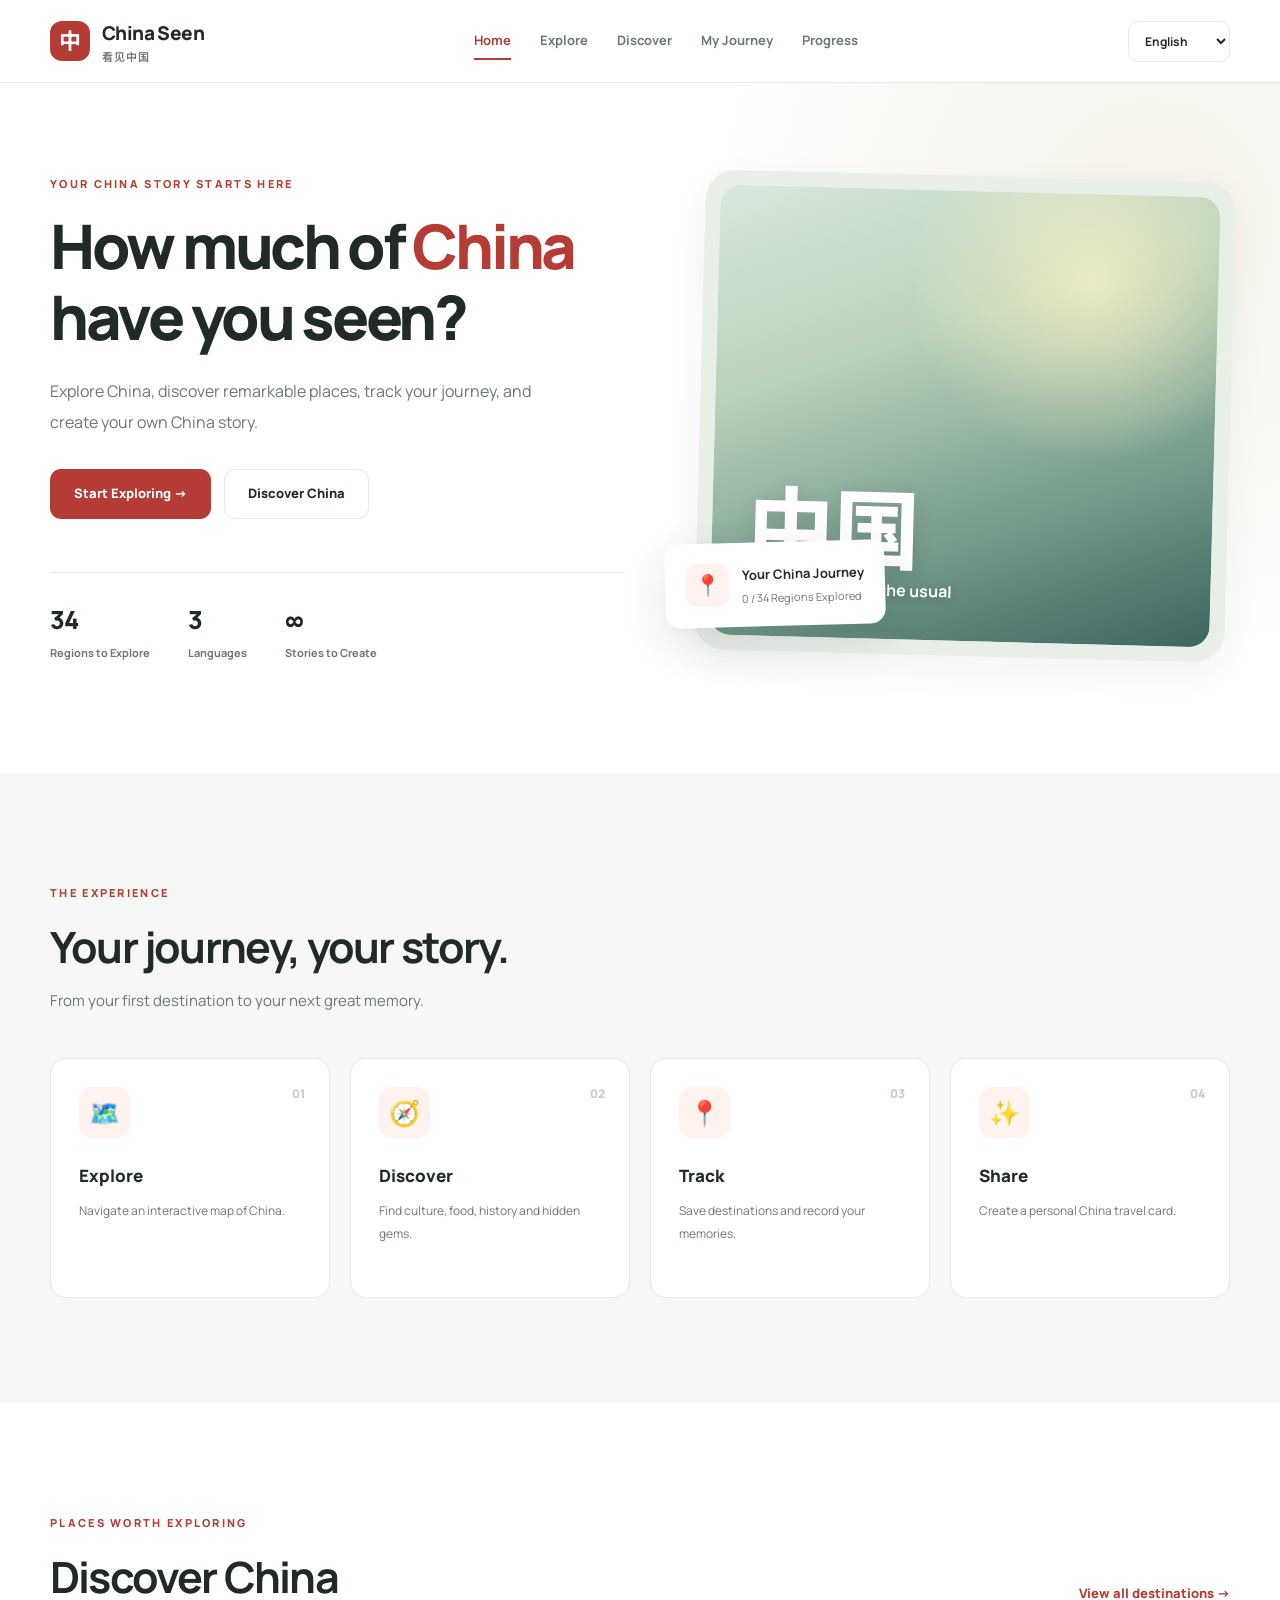
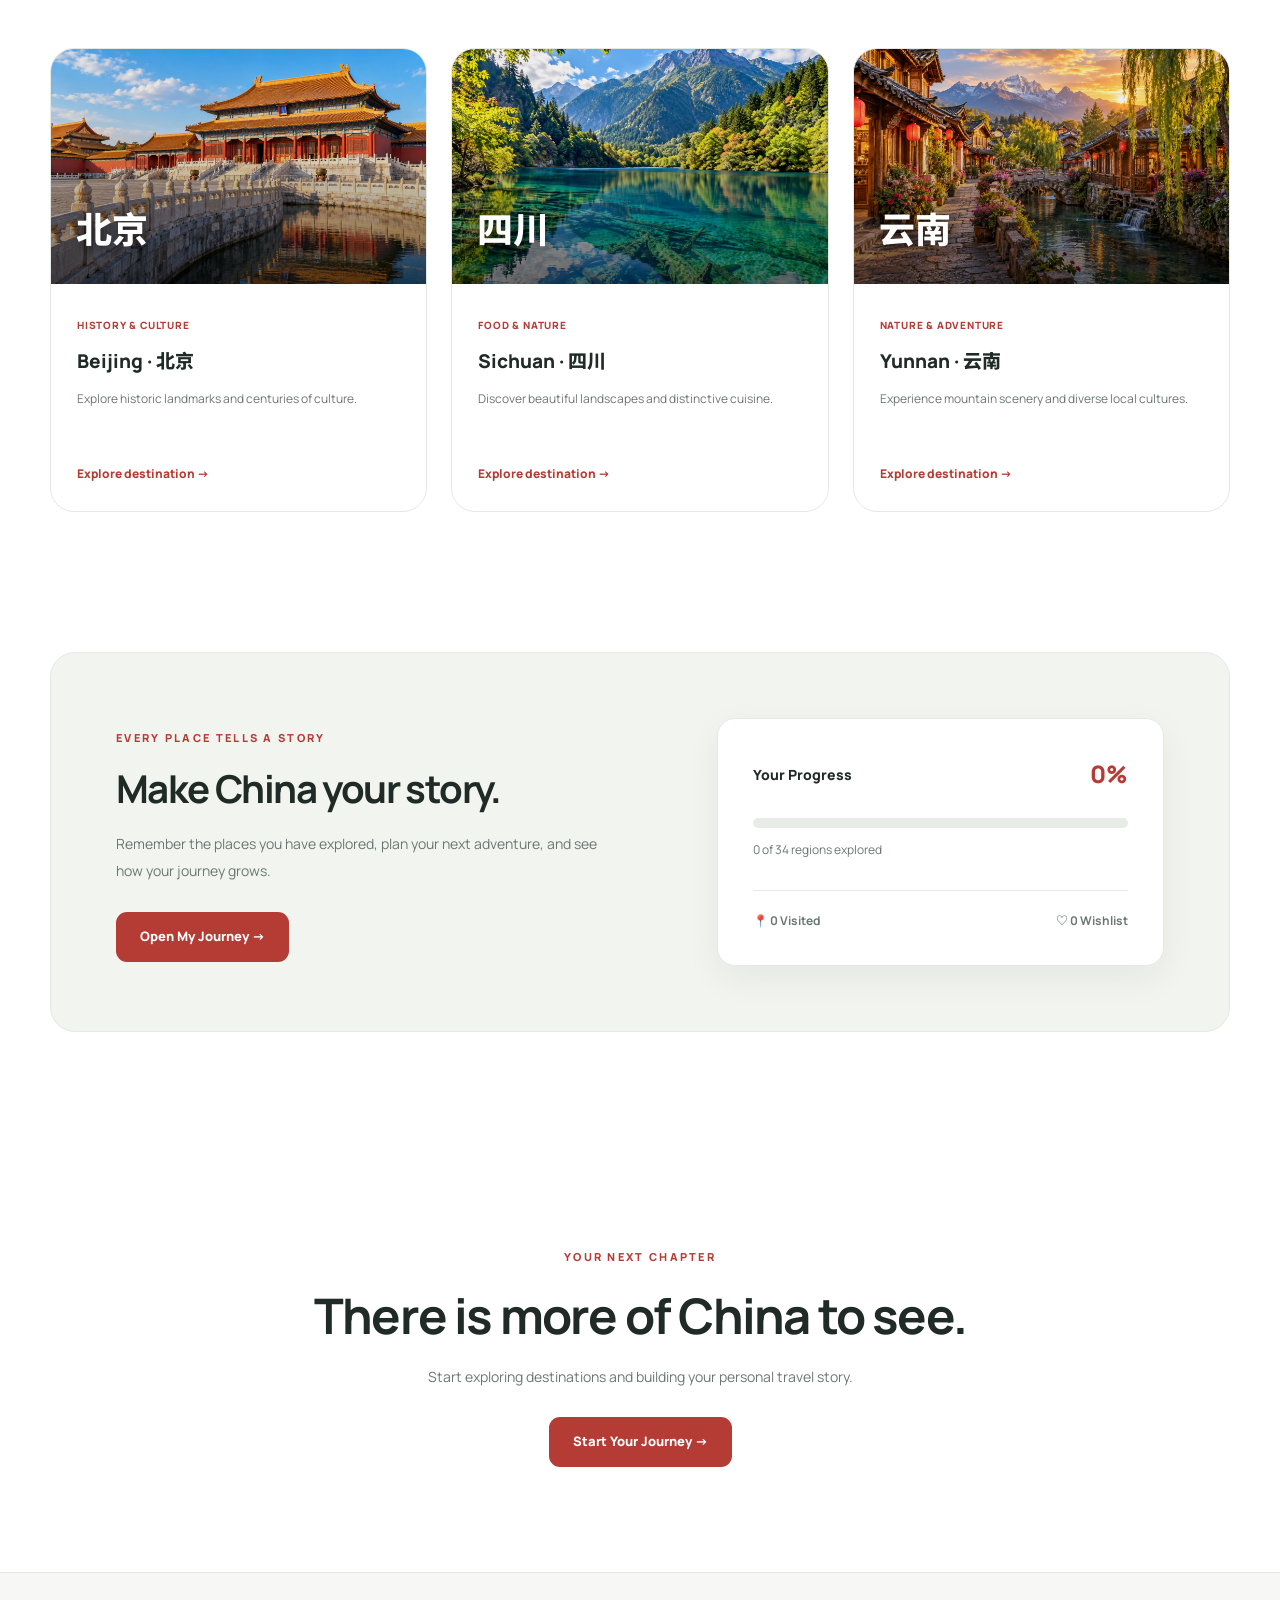
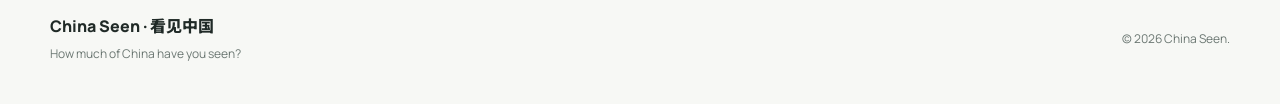
<file: index.html>
<!DOCTYPE html>
<html lang="en">
<head>
  <meta charset="UTF-8">
  <meta name="viewport" content="width=device-width, initial-scale=1.0">
  <meta name="description" content="Discover China, explore destinations, and track your travel journey with China Seen.">

  <title>China Seen | 看见中国</title>

  <link rel="stylesheet" href="css/style.css">
  <script src="js/app.js" defer></script>
</head>

<body>

  <!-- Navigation -->
  <header class="site-header">
    <nav class="navbar container" aria-label="Main navigation">

      <a href="index.html" class="brand" aria-label="China Seen Home">
        <span class="brand-icon">中</span>
        <span>China Seen <small>看见中国</small></span>
      </a>

      <button class="menu-toggle" type="button"
        aria-label="Toggle navigation"
        aria-controls="nav-menu"
        aria-expanded="false">
        ☰
      </button>

      <div class="nav-menu" id="nav-menu">
        <a href="index.html" class="active" data-i18n="home">Home</a>
        <a href="explore.html" data-i18n="explore">Explore</a>
        <a href="discover.html" data-i18n="discover">Discover</a>
        <a href="journey.html" data-i18n="journey">My Journey</a>
        <a href="progress.html" data-i18n="progress">Progress</a>
      </div>

      <div class="language-switcher">
        <label for="language-select" class="sr-only">Language</label>
        <select id="language-select" aria-label="Select language">
          <option value="en">English</option>
          <option value="zh">中文</option>
          <option value="bn">বাংলা</option>
        </select>
      </div>
    </nav>
  </header>

  <main>

    <!-- Hero -->
    <section class="hero">
      <div class="container hero-grid">

        <div class="hero-content">
          <span class="eyebrow" data-i18n="eyebrow">
            YOUR CHINA STORY STARTS HERE
          </span>

          <h1 data-i18n="heroTitle">
            How much of <span>China</span> have you seen?
          </h1>

          <p class="hero-description" data-i18n="heroDescription">
            Explore China, discover remarkable places,
            track your journey, and create your own China story.
          </p>

          <div class="hero-actions">
            <a href="explore.html" class="btn btn-primary" data-i18n="startExploring">
              Start Exploring →
            </a>
            <a href="discover.html" class="btn btn-secondary" data-i18n="discoverChina">
              Discover China
            </a>
          </div>

          <div class="hero-statistics">
            <div>
              <strong>34</strong>
              <span data-i18n="regions">Regions to Explore</span>
            </div>
            <div>
              <strong>3</strong>
              <span data-i18n="languages">Languages</span>
            </div>
            <div>
              <strong>∞</strong>
              <span data-i18n="stories">Stories to Create</span>
            </div>
          </div>
        </div>

        <div class="hero-visual">
          <div class="hero-image" role="img"
            aria-label="Scenic landscape placeholder">
            <div class="image-placeholder">
              <span>中国</span>
              <p>Discover beyond the usual</p>
            </div>
          </div>

          <div class="floating-card">
            <span class="floating-icon">📍</span>
            <div>
              <strong data-i18n="yourJourney">Your China Journey</strong>
              <p id="hero-progress">0 / 34 Regions Explored</p>
            </div>
          </div>
        </div>

      </div>
    </section>

    <!-- Journey process -->
    <section class="section how-it-works">
      <div class="container">

        <div class="section-heading">
          <span class="eyebrow" data-i18n="howEyebrow">THE EXPERIENCE</span>
          <h2 data-i18n="howTitle">Your journey, your story.</h2>
          <p data-i18n="howDescription">
            From your first destination to your next great memory.
          </p>
        </div>

        <div class="steps-grid">
          <article class="step-card">
            <span class="step-number">01</span>
            <div class="step-icon">🗺️</div>
            <h3 data-i18n="stepExplore">Explore</h3>
            <p data-i18n="stepExploreDescription">
              Navigate an interactive map of China.
            </p>
          </article>

          <article class="step-card">
            <span class="step-number">02</span>
            <div class="step-icon">🧭</div>
            <h3 data-i18n="stepDiscover">Discover</h3>
            <p data-i18n="stepDiscoverDescription">
              Find culture, food, history and hidden gems.
            </p>
          </article>

          <article class="step-card">
            <span class="step-number">03</span>
            <div class="step-icon">📍</div>
            <h3 data-i18n="stepTrack">Track</h3>
            <p data-i18n="stepTrackDescription">
              Save destinations and record your memories.
            </p>
          </article>

          <article class="step-card">
            <span class="step-number">04</span>
            <div class="step-icon">✨</div>
            <h3 data-i18n="stepShare">Share</h3>
            <p data-i18n="stepShareDescription">
              Create a personal China travel card.
            </p>
          </article>
        </div>
      </div>
    </section>

    <!-- Featured destinations -->
    <section class="section destinations-section">
      <div class="container">

        <div class="section-heading section-heading-row">
          <div>
            <span class="eyebrow" data-i18n="destinationsEyebrow">
              PLACES WORTH EXPLORING
            </span>
            <h2 data-i18n="destinationsTitle">Discover China</h2>
          </div>

          <a href="discover.html" class="text-link" data-i18n="viewAll">
            View all destinations →
          </a>
        </div>

        <div class="destinations-grid">

          <article class="destination-card">
            <div class="destination-image destination-beijing">
              <span>北京</span>
            </div>
            <div class="destination-info">
              <span class="destination-category" data-i18n="historyCulture">
                History & Culture
              </span>
              <h3>Beijing · 北京</h3>
              <p data-i18n="beijingDescription">
                Explore historic landmarks and centuries of culture.
              </p>
              <a href="explore.html?region=beijing"
                 data-i18n="exploreDestination">Explore destination →</a>
            </div>
          </article>

          <article class="destination-card">
            <div class="destination-image destination-sichuan">
              <span>四川</span>
            </div>
            <div class="destination-info">
              <span class="destination-category" data-i18n="foodNature">
                Food & Nature
              </span>
              <h3>Sichuan · 四川</h3>
              <p data-i18n="sichuanDescription">
                Discover beautiful landscapes and distinctive cuisine.
              </p>
              <a href="explore.html?region=sichuan"
                 data-i18n="exploreDestination">Explore destination →</a>
            </div>
          </article>

          <article class="destination-card">
            <div class="destination-image destination-yunnan">
              <span>云南</span>
            </div>
            <div class="destination-info">
              <span class="destination-category" data-i18n="natureAdventure">
                Nature & Adventure
              </span>
              <h3>Yunnan · 云南</h3>
              <p data-i18n="yunnanDescription">
                Experience mountain scenery and diverse local cultures.
              </p>
              <a href="explore.html?region=yunnan"
                 data-i18n="exploreDestination">Explore destination →</a>
            </div>
          </article>

        </div>
      </div>
    </section>

    <!-- Journey preview -->
    <section class="section journey-section">
      <div class="container journey-panel">

        <div class="journey-copy">
          <span class="eyebrow" data-i18n="journeyEyebrow">
            EVERY PLACE TELLS A STORY
          </span>
          <h2 data-i18n="journeyTitle">Make China your story.</h2>
          <p data-i18n="journeyDescription">
            Remember the places you have explored, plan your next
            adventure, and see how your journey grows.
          </p>

          <a href="journey.html" class="btn btn-primary"
             data-i18n="openJourney">
            Open My Journey →
          </a>
        </div>

        <div class="journey-preview">
          <div class="journey-preview-top">
            <span data-i18n="yourProgress">Your Progress</span>
            <span id="journey-percentage">0%</span>
          </div>

          <div class="progress-track">
            <div class="progress-fill" id="homepage-progress-bar"></div>
          </div>

          <p id="journey-region-count">0 of 34 regions explored</p>

          <div class="journey-preview-bottom">
            <span>📍 <span id="visited-count">0</span>
              <span data-i18n="visitedLabel">Visited</span></span>
            <span>♡ <span id="wishlist-count">0</span>
              <span data-i18n="wishlistLabel">Wishlist</span></span>
          </div>
        </div>

      </div>
    </section>

    <!-- Call to action -->
    <section class="section final-cta">
      <div class="container">
        <span class="eyebrow" data-i18n="ctaEyebrow">
          YOUR NEXT CHAPTER
        </span>

        <h2 data-i18n="ctaTitle">There is more of China to see.</h2>

        <p data-i18n="ctaDescription">
          Start exploring destinations and building your personal travel story.
        </p>

        <a href="explore.html" class="btn btn-primary"
           data-i18n="startJourney">
          Start Your Journey →
        </a>
      </div>
    </section>

  </main>

  <!-- Footer -->
  <footer class="site-footer">
    <div class="container footer-content">
      <div>
        <strong>China Seen · 看见中国</strong>
        <p data-i18n="footerTagline">How much of China have you seen?</p>
      </div>

      <p>© <span id="current-year">2026</span> China Seen.</p>
    </div>
  </footer>

</body>
</html>
</file>
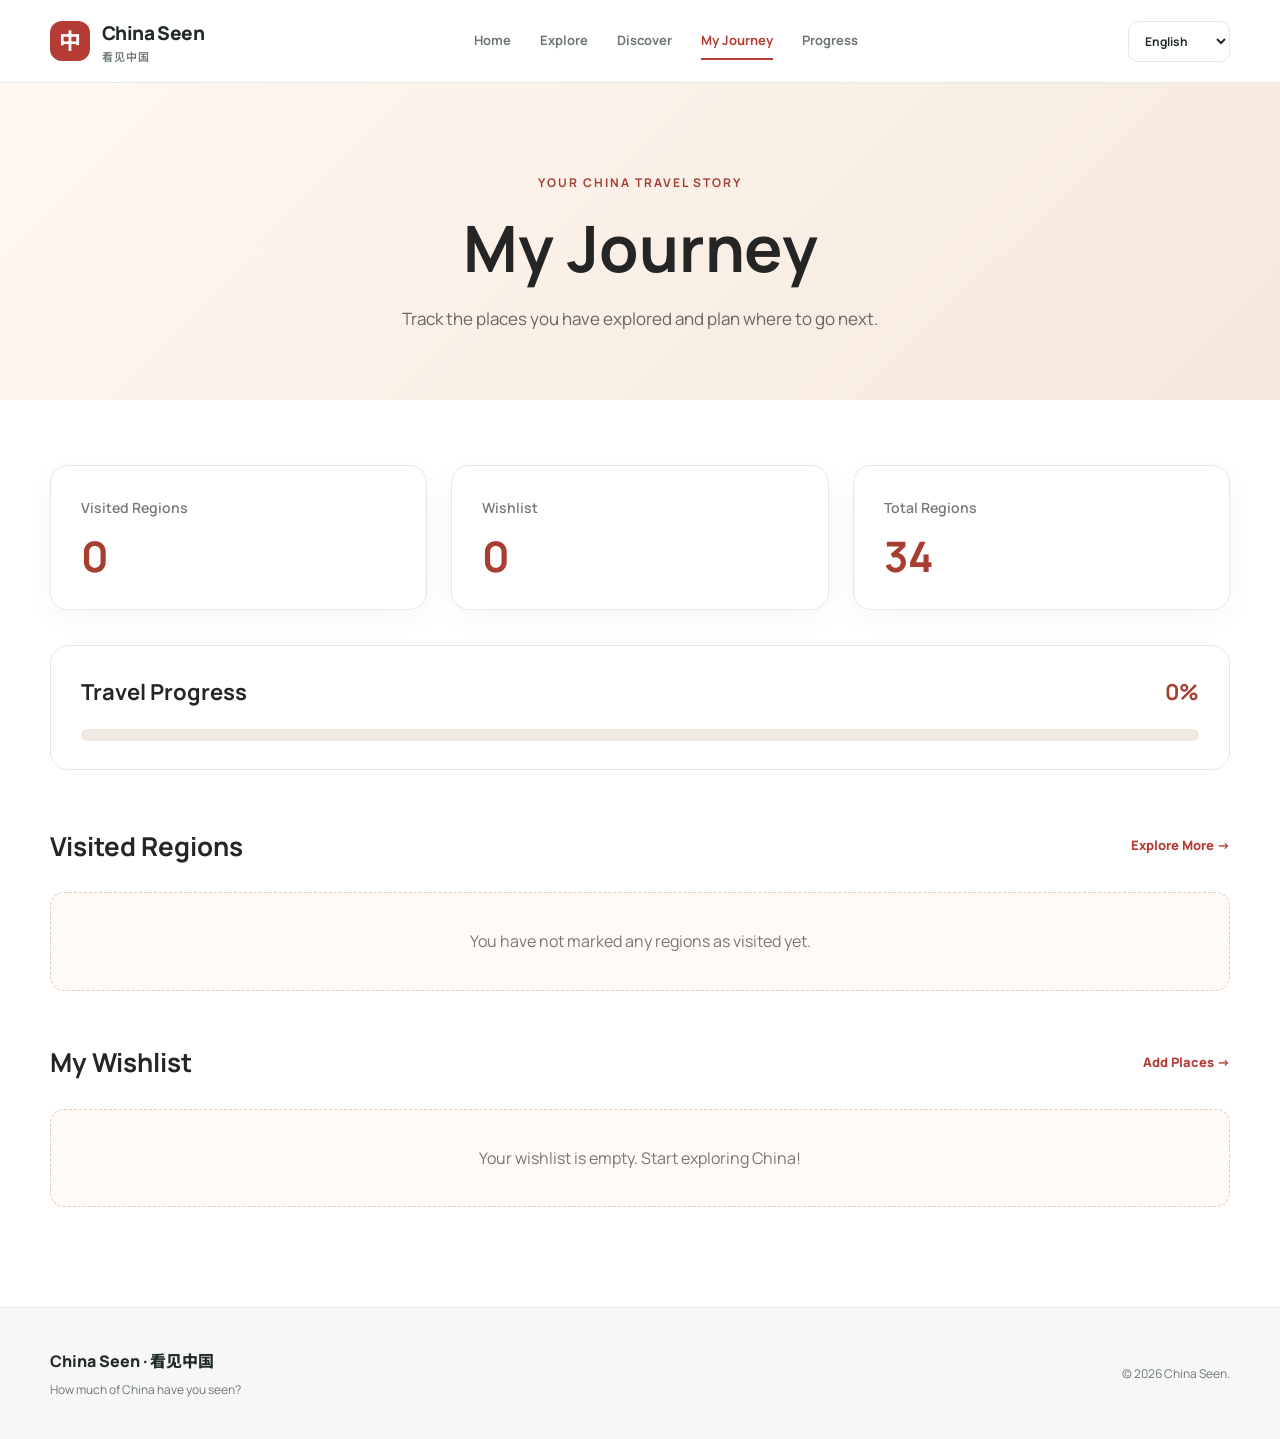
<file: journey.html>
<!DOCTYPE html>
<html lang="en">
<head>
  <meta charset="UTF-8">
  <meta name="viewport" content="width=device-width, initial-scale=1.0">
  
<meta name="description" content="Track your visited regions, manage your China travel wishlist, and organize your personal journey with China Seen.">
<title>My Journey — Visited Regions & Wishlist | China Seen</title>


  <link rel="stylesheet" href="css/style.css">

<link rel="stylesheet" href="css/journey.css">

  
<script src="js/app.js" defer></script>
<script src="js/data.js" defer></script>
<script src="js/journey-i18n.js" defer></script>
<script src="js/journey.js" defer></script>

</head>

<body>

  <!-- Navigation -->
  <header class="site-header">
    <nav class="navbar container" aria-label="Main navigation">

      <a href="index.html" class="brand" aria-label="China Seen Home">
        <span class="brand-icon">中</span>
        <span>China Seen <small>看见中国</small></span>
      </a>

      <button class="menu-toggle" type="button"
        aria-label="Toggle navigation"
        aria-controls="nav-menu"
        aria-expanded="false">
        ☰
      </button>

      <div class="nav-menu" id="nav-menu">
        
<a href="index.html" data-i18n="home">Home</a>

        <a href="explore.html" data-i18n="explore">Explore</a>
        <a href="discover.html" data-i18n="discover">Discover</a>
        
<a href="journey.html" class="active" aria-current="page" data-i18n="journey">My Journey</a>

        <a href="progress.html" data-i18n="progress">Progress</a>
      </div>

      <div class="language-switcher">
        <label for="language-select" class="sr-only">Language</label>
        <select id="language-select" aria-label="Select language">
          <option value="en">English</option>
          <option value="zh">中文</option>
          <option value="bn">বাংলা</option>
        </select>
      </div>
    </nav>
  </header>

  
<main id="main-content">

  <!-- Journey Hero -->
  <section class="journey-hero">
    <div class="container">
      <span class="eyebrow" data-journey-i18n="eyebrow">
        YOUR CHINA TRAVEL STORY
      </span>

      <h1 data-journey-i18n="title">My Journey</h1>

      <p data-journey-i18n="subtitle">
        Track the places you have explored and plan where to go next.
      </p>
    </div>
  </section>

  <!-- Journey Dashboard -->
  <section class="journey-section">
    <div class="container">

      <div class="journey-stats">
        <article class="journey-stat-card">
          <span data-journey-i18n="visited">Visited Regions</span>
          <strong id="journey-visited-count">0</strong>
        </article>

        <article class="journey-stat-card">
          <span data-journey-i18n="wishlist">Wishlist</span>
          <strong id="journey-wishlist-count">0</strong>
        </article>

        <article class="journey-stat-card">
          <span data-journey-i18n="total">Total Regions</span>
          <strong>34</strong>
        </article>
      </div>

      <!-- Travel Progress -->
      <section class="journey-progress" aria-labelledby="journey-progress-heading">
        <div class="journey-progress-header">
          <h2 id="journey-progress-heading" data-journey-i18n="progress">
            Travel Progress
          </h2>

          <strong id="journey-progress-percent">0%</strong>
        </div>

        <div
          class="journey-progress-track"
          id="journey-progress-track"
          role="progressbar"
          aria-label="Travel progress"
          aria-valuemin="0"
          aria-valuemax="100"
          aria-valuenow="0"
        >
          <div id="journey-progress-fill" class="journey-progress-fill"></div>
        </div>
      </section>

      <!-- Visited Regions -->
      <section class="journey-list-section" aria-labelledby="journey-visited-heading">
        <div class="journey-section-heading">
          <h2 id="journey-visited-heading" data-journey-i18n="visitedTitle">
            Visited Regions
          </h2>

          <a href="explore.html" class="text-link" data-journey-i18n="exploreMore">
            Explore More →
          </a>
        </div>

        <div id="journey-visited-list" class="journey-region-grid"></div>

        <p id="journey-visited-empty" class="journey-empty" hidden>
          You have not marked any regions as visited yet.
        </p>
      </section>

      <!-- Wishlist -->
      <section class="journey-list-section" aria-labelledby="journey-wishlist-heading">
        <div class="journey-section-heading">
          <h2 id="journey-wishlist-heading" data-journey-i18n="wishlistTitle">
            My Wishlist
          </h2>

          <a href="explore.html" class="text-link" data-journey-i18n="addPlaces">
            Add Places →
          </a>
        </div>

        <div id="journey-wishlist-list" class="journey-region-grid"></div>

        <p id="journey-wishlist-empty" class="journey-empty" hidden>
          Your wishlist is empty. Start exploring China!
        </p>
      </section>

    </div>
  </section>

</main>


  <!-- Footer -->
  <footer class="site-footer">
    <div class="container footer-content">
      <div>
        <strong>China Seen · 看见中国</strong>
        <p data-i18n="footerTagline">How much of China have you seen?</p>
      </div>

      <p>© <span id="current-year">2026</span> China Seen.</p>
    </div>
  </footer>

</body>
</html>
</file>
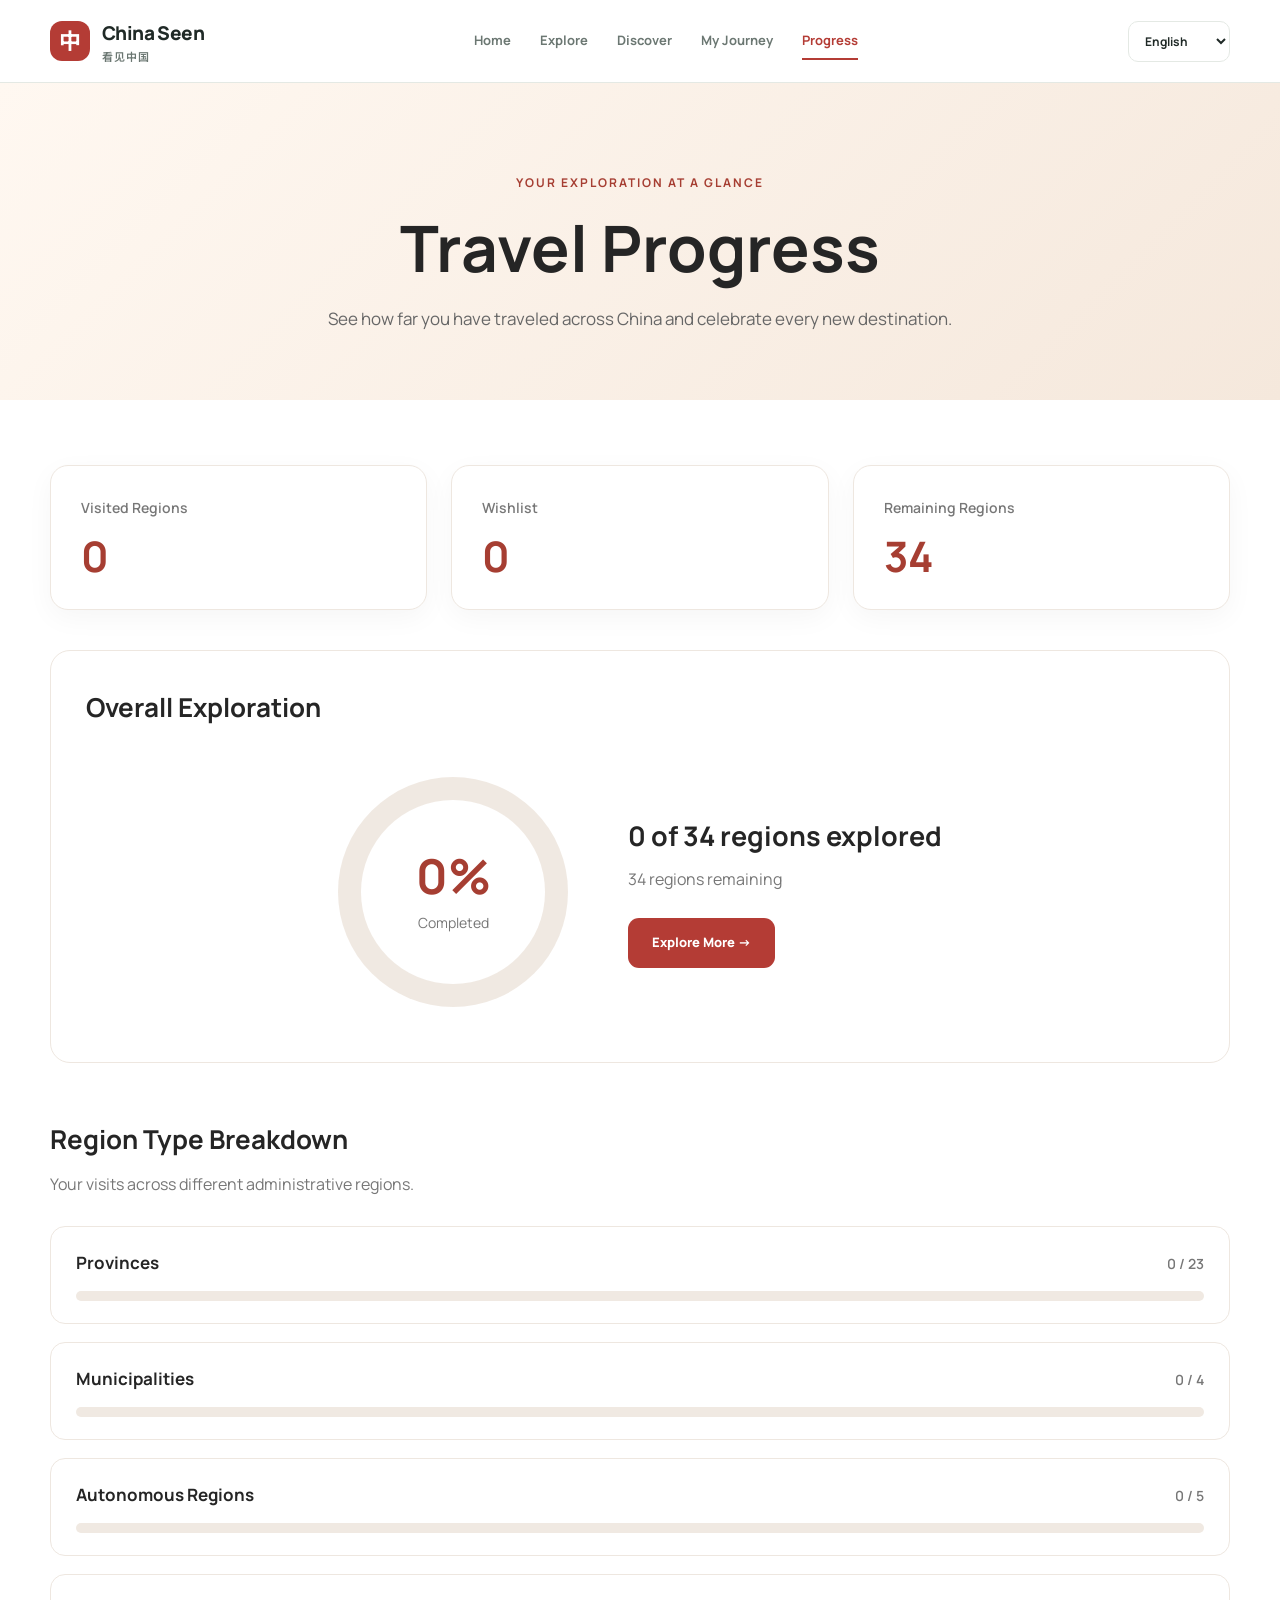
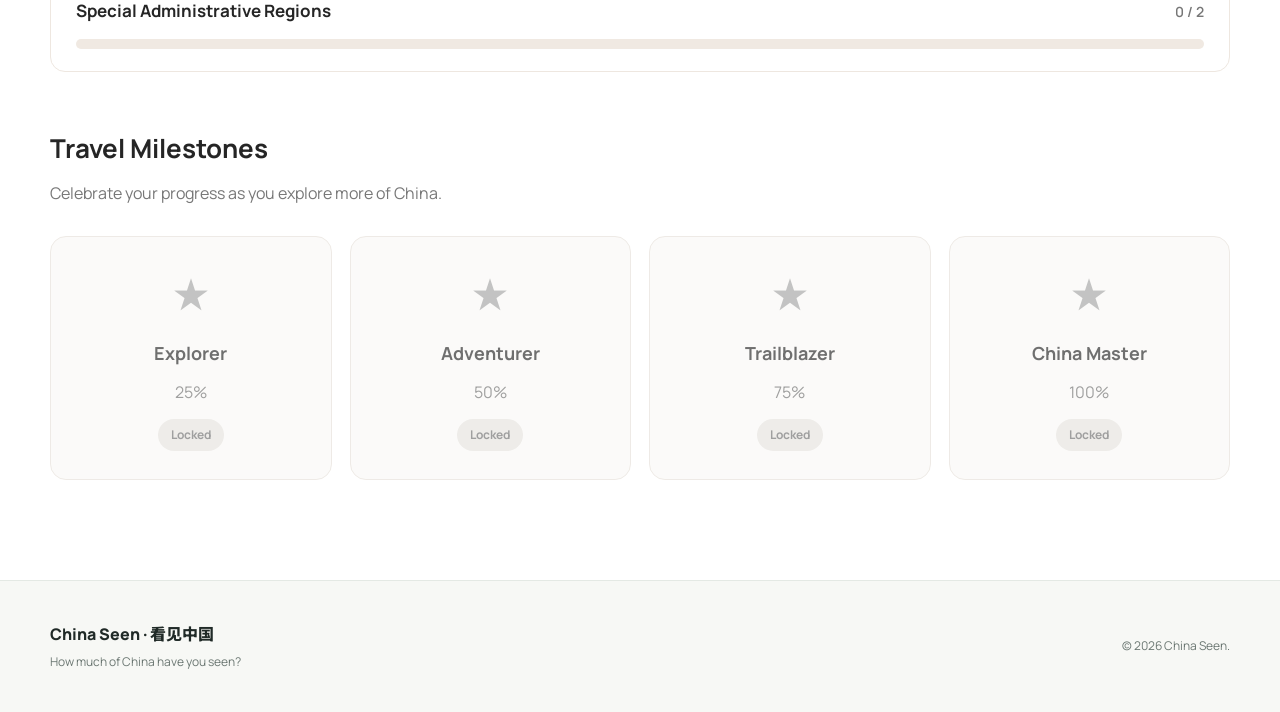
<file: progress.html>
<!DOCTYPE html>
<html lang="en">
<head>
  <meta charset="UTF-8">
  <meta name="viewport" content="width=device-width, initial-scale=1.0">
  
<meta name="description" content="Visualize your China travel progress, track visited regions, explore regional statistics, and unlock travel milestones with China Seen.">
<title>Travel Progress & Milestones | China Seen</title>


  <link rel="stylesheet" href="css/style.css">

<link rel="stylesheet" href="css/progress.css">


<script src="js/app.js" defer></script>
<script src="js/data.js" defer></script>
<script src="js/progress-i18n.js" defer></script>
<script src="js/progress.js" defer></script>


</head>

<body>

  <!-- Navigation -->
  <header class="site-header">
    <nav class="navbar container" aria-label="Main navigation">

      <a href="index.html" class="brand" aria-label="China Seen Home">
        <span class="brand-icon">中</span>
        <span>China Seen <small>看见中国</small></span>
      </a>

      <button class="menu-toggle" type="button"
        aria-label="Toggle navigation"
        aria-controls="nav-menu"
        aria-expanded="false">
        ☰
      </button>

      <div class="nav-menu" id="nav-menu">
        
<a href="index.html" data-i18n="home">Home</a>

        <a href="explore.html" data-i18n="explore">Explore</a>
        <a href="discover.html" data-i18n="discover">Discover</a>
        <a href="journey.html" data-i18n="journey">My Journey</a>
        
<a href="progress.html" class="active" aria-current="page" data-i18n="progress">Progress</a>

      </div>

      <div class="language-switcher">
        <label for="language-select" class="sr-only">Language</label>
        <select id="language-select" aria-label="Select language">
          <option value="en">English</option>
          <option value="zh">中文</option>
          <option value="bn">বাংলা</option>
        </select>
      </div>
    </nav>
  </header>

  
<main id="main-content">

  <!-- Progress Hero -->
  <section class="progress-hero">
    <div class="container">
      <span class="eyebrow" data-progress-i18n="eyebrow">
        YOUR EXPLORATION AT A GLANCE
      </span>

      <h1 data-progress-i18n="title">Travel Progress</h1>

      <p data-progress-i18n="subtitle">
        See how far you have traveled across China
        and celebrate every new destination.
      </p>
    </div>
  </section>

  <!-- Progress Dashboard -->
  <section class="progress-section">
    <div class="container">

      <!-- Statistics -->
      <div class="progress-stats">

        <article class="progress-stat-card">
          <span data-progress-i18n="visited">Visited Regions</span>
          <strong id="progress-visited-count">0</strong>
        </article>

        <article class="progress-stat-card">
          <span data-progress-i18n="wishlist">Wishlist</span>
          <strong id="progress-wishlist-count">0</strong>
        </article>

        <article class="progress-stat-card">
          <span data-progress-i18n="remaining">Remaining Regions</span>
          <strong id="progress-remaining-count">34</strong>
        </article>

      </div>

      <!-- Overall Progress -->
      <section class="progress-overview" aria-labelledby="progress-overview-heading">

        <div class="progress-section-heading">
          <h2 id="progress-overview-heading" data-progress-i18n="overall">
            Overall Exploration
          </h2>
        </div>

        <div class="progress-overview-content">

          <div
            id="progress-circle"
            class="progress-circle"
            role="progressbar"
            aria-label="Overall travel progress"
            aria-valuemin="0"
            aria-valuemax="100"
            aria-valuenow="0"
          >
            <div class="progress-circle-inner">
              <strong id="progress-percent">0%</strong>
              <span data-progress-i18n="completed">Completed</span>
            </div>
          </div>

          <div class="progress-overview-details">
            <h3 id="progress-summary">
              0 of 34 regions explored
            </h3>

            <p id="progress-remaining-text">
              34 regions remaining
            </p>

            <a href="explore.html" class="btn btn-primary" data-progress-i18n="exploreMore">
              Explore More →
            </a>
          </div>

        </div>
      </section>

      <!-- Region Type Breakdown -->
      <section class="progress-breakdown" aria-labelledby="progress-breakdown-heading">

        <div class="progress-section-heading">
          <h2 id="progress-breakdown-heading" data-progress-i18n="breakdown">
            Region Type Breakdown
          </h2>

          <p data-progress-i18n="breakdownSubtitle">
            Your visits across different administrative regions.
          </p>
        </div>

        <div id="progress-type-list" class="progress-type-list">
          <!-- Rendered by progress.js -->
        </div>

      </section>

      <!-- Milestones -->
      <section class="progress-milestones" aria-labelledby="progress-milestones-heading">

        <div class="progress-section-heading">
          <h2 id="progress-milestones-heading" data-progress-i18n="milestones">
            Travel Milestones
          </h2>

          <p data-progress-i18n="milestonesSubtitle">
            Celebrate your progress as you explore more of China.
          </p>
        </div>

        <div class="progress-milestone-grid">

          <article class="progress-milestone-card" data-milestone="25">
            <span class="milestone-icon" aria-hidden="true">★</span>
            <h3 data-progress-i18n="milestone25">Explorer</h3>
            <p>25%</p>
            <span class="milestone-status">Locked</span>
          </article>

          <article class="progress-milestone-card" data-milestone="50">
            <span class="milestone-icon" aria-hidden="true">★</span>
            <h3 data-progress-i18n="milestone50">Adventurer</h3>
            <p>50%</p>
            <span class="milestone-status">Locked</span>
          </article>

          <article class="progress-milestone-card" data-milestone="75">
            <span class="milestone-icon" aria-hidden="true">★</span>
            <h3 data-progress-i18n="milestone75">Trailblazer</h3>
            <p>75%</p>
            <span class="milestone-status">Locked</span>
          </article>

          <article class="progress-milestone-card" data-milestone="100">
            <span class="milestone-icon" aria-hidden="true">★</span>
            <h3 data-progress-i18n="milestone100">China Master</h3>
            <p>100%</p>
            <span class="milestone-status">Locked</span>
          </article>

        </div>
      </section>

    </div>
  </section>

</main>


  <!-- Footer -->
  <footer class="site-footer">
    <div class="container footer-content">
      <div>
        <strong>China Seen · 看见中国</strong>
        <p data-i18n="footerTagline">How much of China have you seen?</p>
      </div>

      <p>© <span id="current-year">2026</span> China Seen.</p>
    </div>
  </footer>

</body>
</html>
</file>
<file: css/style.css>
/* ========================================
   CHINA SEEN | 看见中国
   Phase 1 - Responsive Homepage Design
======================================== */

@import url('https://fonts.googleapis.com/css2?family=DM+Sans:wght@400;500;600;700&family=Manrope:wght@400;500;600;700;800&family=Noto+Sans+SC:wght@400;500;600;700&family=Noto+Sans+Bengali:wght@400;500;600;700&display=swap');

:root {
  --primary: #b43c35;
  --primary-dark: #902d28;
  --primary-light: #fff2ef;

  --text: #202a27;
  --text-muted: #6b7772;
  --background: #ffffff;
  --surface: #f7f8f5;
  --surface-dark: #eaf0eb;
  --border: #e4e9e4;

  --radius: 16px;
  --radius-lg: 24px;

  --shadow: 0 12px 36px rgba(25, 40, 32, 0.06);

  --container: 1180px;
  --header-height: 82px;

  --font-main: 'Manrope', 'DM Sans',
    'Noto Sans SC', 'Noto Sans Bengali',
    sans-serif;
}

/* RESET */

* {
  margin: 0;
  padding: 0;
  box-sizing: border-box;
}

html {
  scroll-behavior: smooth;
}

body {
  font-family: var(--font-main);
  background: var(--background);
  color: var(--text);
  line-height: 1.65;
  -webkit-font-smoothing: antialiased;
}

a {
  color: inherit;
  text-decoration: none;
}

button,
select {
  font: inherit;
}

button {
  cursor: pointer;
}

img {
  max-width: 100%;
  display: block;
}

.container {
  width: min(100% - 48px, var(--container));
  margin-inline: auto;
}

.section {
  padding: 105px 0;
}

.sr-only {
  position: absolute;
  width: 1px;
  height: 1px;
  padding: 0;
  margin: -1px;
  overflow: hidden;
  clip: rect(0, 0, 0, 0);
  white-space: nowrap;
  border: 0;
}

/* HEADER */

.site-header {
  position: sticky;
  top: 0;
  z-index: 100;
  background: rgba(255, 255, 255, 0.97);
  border-bottom: 1px solid var(--border);
}

.navbar {
  min-height: var(--header-height);
  display: flex;
  align-items: center;
  justify-content: space-between;
  gap: 24px;
}

.brand {
  display: inline-flex;
  align-items: center;
  gap: 12px;
  font-size: 19px;
  font-weight: 800;
  letter-spacing: -0.6px;
  white-space: nowrap;
}

.brand-icon {
  width: 40px;
  height: 40px;
  display: grid;
  place-items: center;
  border-radius: 12px;
  background: var(--primary);
  color: white;
  font-size: 22px;
  font-weight: 700;
}

.brand small {
  display: block;
  color: var(--text-muted);
  font-size: 11px;
  font-weight: 600;
  letter-spacing: 1px;
  line-height: 1.3;
}

.nav-menu {
  display: flex;
  align-items: center;
  gap: 29px;
}

.nav-menu a {
  position: relative;
  color: var(--text-muted);
  font-size: 13px;
  font-weight: 700;
  transition: color 0.2s ease;
}

.nav-menu a:hover,
.nav-menu a.active {
  color: var(--primary);
}

.nav-menu a.active::after {
  content: '';
  position: absolute;
  bottom: -8px;
  left: 0;
  width: 100%;
  height: 2px;
  background: var(--primary);
}

.language-switcher select {
  min-width: 102px;
  padding: 10px 12px;
  border: 1px solid var(--border);
  border-radius: 10px;
  background: white;
  color: var(--text);
  font-size: 12px;
  font-weight: 700;
  cursor: pointer;
}

.language-switcher select:focus-visible,
.menu-toggle:focus-visible,
.btn:focus-visible,
a:focus-visible {
  outline: 3px solid rgba(180, 60, 53, 0.35);
  outline-offset: 3px;
}

.menu-toggle {
  display: none;
  border: none;
  background: transparent;
  font-size: 27px;
  color: var(--text);
}

/* SHARED COMPONENTS */

.eyebrow {
  display: inline-block;
  margin-bottom: 18px;
  color: var(--primary);
  font-size: 11px;
  font-weight: 800;
  letter-spacing: 2.3px;
  text-transform: uppercase;
}

.btn {
  min-height: 50px;
  display: inline-flex;
  align-items: center;
  justify-content: center;
  gap: 10px;
  padding: 13px 23px;
  border: 1px solid transparent;
  border-radius: 11px;
  font-size: 13px;
  font-weight: 800;
  text-align: center;
  transition:
    background 0.25s ease,
    color 0.25s ease,
    transform 0.25s ease,
    box-shadow 0.25s ease;
}

.btn:hover {
  transform: translateY(-2px);
}

.btn-primary {
  background: var(--primary);
  color: white;
}

.btn-primary:hover {
  background: var(--primary-dark);
  box-shadow: 0 9px 22px rgba(180, 60, 53, 0.19);
}

.btn-secondary {
  background: white;
  color: var(--text);
  border-color: var(--border);
}

.btn-secondary:hover {
  background: var(--surface);
}

.section-heading {
  max-width: 610px;
  margin-bottom: 44px;
}

.section-heading h2 {
  font-size: clamp(29px, 3.4vw, 43px);
  line-height: 1.25;
  letter-spacing: -1.8px;
}

.section-heading p {
  margin-top: 16px;
  color: var(--text-muted);
  font-size: 15px;
}

.section-heading-row {
  max-width: none;
  display: flex;
  justify-content: space-between;
  align-items: flex-end;
  gap: 24px;
}

.text-link {
  color: var(--primary);
  font-size: 13px;
  font-weight: 800;
  white-space: nowrap;
}

.text-link:hover {
  text-decoration: underline;
}

/* HERO */

.hero {
  min-height: 670px;
  display: flex;
  align-items: center;
  padding: 86px 0 110px;
  overflow: hidden;
  background:
    radial-gradient(
      circle at 90% 20%,
      #f3f1e8 0%,
      transparent 35%
    ),
    #ffffff;
}

.hero-grid {
  display: grid;
  grid-template-columns: 1.04fr 0.96fr;
  align-items: center;
  gap: 75px;
}

.hero-content h1 {
  max-width: 660px;
  font-size: clamp(43px, 4.8vw, 68px);
  font-weight: 800;
  line-height: 1.15;
  letter-spacing: -3.3px;
}

.hero-content h1 span {
  color: var(--primary);
}

.hero-description {
  max-width: 490px;
  margin-top: 24px;
  color: var(--text-muted);
  font-size: 16px;
  line-height: 1.9;
}

.hero-actions {
  display: flex;
  flex-wrap: wrap;
  gap: 13px;
  margin-top: 32px;
}

.hero-statistics {
  display: flex;
  gap: 38px;
  margin-top: 53px;
  padding-top: 26px;
  border-top: 1px solid var(--border);
}

.hero-statistics div {
  display: flex;
  flex-direction: column;
  gap: 4px;
}

.hero-statistics strong {
  font-size: 25px;
  font-weight: 800;
  letter-spacing: -0.7px;
}

.hero-statistics span {
  color: var(--text-muted);
  font-size: 11px;
  font-weight: 700;
}

.hero-visual {
  position: relative;
}

.hero-image {
  height: 480px;
  padding: 15px;
  border-radius: 30px;
  background: #e8efe6;
  box-shadow: var(--shadow);
  transform: rotate(1.5deg);
}

.image-placeholder {
  width: 100%;
  height: 100%;
  display: flex;
  flex-direction: column;
  justify-content: flex-end;
  padding: 36px;
  border-radius: 21px;
  overflow: hidden;
  background:
    radial-gradient(
      ellipse at 75% 20%,
      rgba(255, 246, 201, 0.7),
      transparent 35%
    ),
    linear-gradient(
      160deg,
      #d9e8dd 0%,
      #b9d0ba 35%,
      #749a8a 70%,
      #3c655f 100%
    );
}

.image-placeholder span {
  font-size: 86px;
  color: white;
  font-weight: 800;
  line-height: 1.1;
  text-shadow: 0 5px 22px rgba(0, 0, 0, 0.12);
}

.image-placeholder p {
  color: white;
  font-size: 16px;
  font-weight: 700;
  text-shadow: 0 2px 10px rgba(0, 0, 0, 0.2);
}

.floating-card {
  position: absolute;
  left: -35px;
  bottom: 30px;
  display: flex;
  align-items: center;
  gap: 13px;
  padding: 18px 21px;
  border-radius: 15px;
  background: white;
  box-shadow: 0 14px 45px rgba(20, 40, 30, 0.12);
  transform: rotate(-1.5deg);
}

.floating-icon {
  width: 43px;
  height: 43px;
  display: grid;
  place-items: center;
  background: var(--primary-light);
  border-radius: 12px;
  font-size: 21px;
}

.floating-card strong {
  font-size: 13px;
}

.floating-card p {
  margin-top: 3px;
  color: var(--text-muted);
  font-size: 11px;
}

/* HOW IT WORKS */

.how-it-works {
  background: var(--surface);
}

.steps-grid {
  display: grid;
  grid-template-columns: repeat(4, 1fr);
  gap: 20px;
}

.step-card {
  position: relative;
  min-height: 240px;
  padding: 28px;
  border: 1px solid var(--border);
  border-radius: var(--radius);
  background: white;
  transition:
    transform 0.25s ease,
    box-shadow 0.25s ease;
}

.step-card:hover {
  transform: translateY(-5px);
  box-shadow: var(--shadow);
}

.step-number {
  position: absolute;
  top: 25px;
  right: 24px;
  color: #c3ccc5;
  font-size: 12px;
  font-weight: 800;
}

.step-icon {
  width: 51px;
  height: 51px;
  display: grid;
  place-items: center;
  margin-bottom: 24px;
  border-radius: 14px;
  background: var(--primary-light);
  font-size: 25px;
}

.step-card h3 {
  font-size: 17px;
  font-weight: 800;
}

.step-card p {
  margin-top: 10px;
  color: var(--text-muted);
  font-size: 12px;
  line-height: 1.9;
}

/* DESTINATIONS */

.destinations-grid {
  display: grid;
  grid-template-columns: repeat(3, 1fr);
  gap: 24px;
}

.destination-card {
  overflow: hidden;
  border: 1px solid var(--border);
  border-radius: var(--radius-lg);
  background: white;
  transition:
    transform 0.25s ease,
    box-shadow 0.25s ease;
}

.destination-card:hover {
  transform: translateY(-6px);
  box-shadow: var(--shadow);
}

.destination-image {
  height: 235px;
  display: flex;
  justify-content: flex-start;
  align-items: flex-end;
  padding: 25px;
}

.destination-image span {
  color: white;
  font-size: 36px;
  font-weight: 800;
  text-shadow: 0 3px 12px rgba(0, 0, 0, 0.17);
}


/* Homepage Destination Images */

.destination-beijing {
  background:
    linear-gradient(
      to top,
      rgba(0, 0, 0, 0.58),
      rgba(0, 0, 0, 0.05) 65%
    ),
    url("../assets/images/destinations/forbidden-city.webp")
      center center / cover no-repeat;
}

.destination-sichuan {
  background:
    linear-gradient(
      to top,
      rgba(0, 0, 0, 0.58),
      rgba(0, 0, 0, 0.05) 65%
    ),
    url("../assets/images/destinations/jiuzhaigou.webp")
      center center / cover no-repeat;
}

.destination-yunnan {
  background:
    linear-gradient(
      to top,
      rgba(0, 0, 0, 0.58),
      rgba(0, 0, 0, 0.05) 65%
    ),
    url("../assets/images/destinations/lijiang-old-town.webp")
      center center / cover no-repeat;
}

/* Improve Chinese Title Readability */

.destination-image span {
  color: #fff;
  text-shadow: 0 3px 14px rgba(0, 0, 0, 0.65);
}


.destination-info {
  padding: 26px;
}

.destination-category {
  color: var(--primary);
  font-size: 10px;
  font-weight: 800;
  letter-spacing: 0.8px;
  text-transform: uppercase;
}

.destination-info h3 {
  margin-top: 9px;
  font-size: 19px;
  font-weight: 800;
}

.destination-info p {
  min-height: 58px;
  margin-top: 11px;
  color: var(--text-muted);
  font-size: 12px;
  line-height: 1.85;
}

.destination-info a {
  display: inline-block;
  margin-top: 18px;
  color: var(--primary);
  font-size: 12px;
  font-weight: 800;
}

.destination-info a:hover {
  text-decoration: underline;
}

/* JOURNEY */

.journey-section {
  padding-top: 35px;
}

.journey-panel {
  display: grid;
  grid-template-columns: 1fr 0.85fr;
  align-items: center;
  gap: 75px;
  padding: 65px;
  border: 1px solid var(--border);
  border-radius: 25px;
  background: #f2f5ef;
}

.journey-copy h2 {
  max-width: 480px;
  font-size: clamp(30px, 3vw, 43px);
  line-height: 1.25;
  letter-spacing: -1.6px;
}

.journey-copy p {
  max-width: 490px;
  margin-top: 18px;
  color: var(--text-muted);
  font-size: 14px;
  line-height: 1.9;
}

.journey-copy .btn {
  margin-top: 27px;
}

.journey-preview {
  padding: 35px;
  border: 1px solid var(--border);
  border-radius: 18px;
  background: white;
  box-shadow: var(--shadow);
}

.journey-preview-top,
.journey-preview-bottom {
  display: flex;
  justify-content: space-between;
  align-items: center;
  gap: 15px;
}

.journey-preview-top span:first-child {
  font-size: 14px;
  font-weight: 800;
}

.journey-preview-top span:last-child {
  color: var(--primary);
  font-size: 24px;
  font-weight: 800;
}

.progress-track {
  height: 10px;
  margin: 24px 0 12px;
  overflow: hidden;
  border-radius: 20px;
  background: #e7ece7;
}

.progress-fill {
  height: 100%;
  width: 0%;
  border-radius: 20px;
  background: var(--primary);
  transition: width 0.5s ease;
}

.journey-preview > p {
  color: var(--text-muted);
  font-size: 12px;
}

.journey-preview-bottom {
  margin-top: 30px;
  padding-top: 20px;
  border-top: 1px solid var(--border);
  color: var(--text-muted);
  font-size: 12px;
  font-weight: 700;
}

/* FINAL CTA */

.final-cta {
  text-align: center;
}

.final-cta h2 {
  font-size: clamp(32px, 4vw, 49px);
  letter-spacing: -1.8px;
  line-height: 1.25;
}

.final-cta p {
  max-width: 530px;
  margin: 19px auto 29px;
  color: var(--text-muted);
  font-size: 14px;
}

/* FOOTER */

.site-footer {
  padding: 40px 0;
  border-top: 1px solid var(--border);
  background: var(--surface);
}

.footer-content {
  display: flex;
  justify-content: space-between;
  align-items: center;
  gap: 20px;
}

.footer-content strong {
  font-size: 16px;
  font-weight: 800;
}

.footer-content p {
  color: var(--text-muted);
  font-size: 12px;
}

.footer-content > div p {
  margin-top: 5px;
}

/* RESPONSIVE TABLET */

@media (max-width: 1024px) {
  .nav-menu {
    gap: 16px;
  }

  .nav-menu a {
    font-size: 12px;
  }

  .hero-grid {
    gap: 40px;
  }

  .hero-content h1 {
    font-size: clamp(40px, 5vw, 56px);
  }

  .hero-image {
    height: 410px;
  }

  .steps-grid {
    grid-template-columns: repeat(2, 1fr);
  }

  .journey-panel {
    gap: 35px;
    padding: 40px;
  }
}

/* RESPONSIVE MOBILE */

@media (max-width: 768px) {
  :root {
    --header-height: 70px;
  }

  .container {
    width: min(100% - 32px, var(--container));
  }

  .section {
    padding: 65px 0;
  }

  .navbar {
    flex-wrap: wrap;
    gap: 12px;
  }

  .brand {
    font-size: 16px;
  }

  .brand-icon {
    width: 36px;
    height: 36px;
  }

  .menu-toggle {
    display: block;
    margin-left: auto;
  }

  .nav-menu {
    order: 4;
    width: 100%;
    display: none;
    flex-direction: column;
    align-items: stretch;
    gap: 0;
    padding: 8px 0 18px;
  }

  .nav-menu.open {
    display: flex;
  }

  .nav-menu a {
    padding: 13px 8px;
    font-size: 14px;
    border-bottom: 1px solid var(--border);
  }

  .nav-menu a.active::after {
    display: none;
  }

  .language-switcher {
    order: 3;
  }

  .language-switcher select {
    min-width: 85px;
    padding: 8px;
  }

  .hero {
    min-height: auto;
    padding: 65px 0 85px;
  }

  .hero-grid {
    grid-template-columns: 1fr;
    gap: 53px;
  }

  .hero-content h1 {
    max-width: 650px;
    font-size: clamp(39px, 8vw, 56px);
    letter-spacing: -2px;
  }

  .hero-description {
    font-size: 14px;
  }

  .hero-statistics {
    gap: 25px;
    margin-top: 37px;
  }

  .hero-visual {
    width: min(100%, 570px);
    margin-inline: auto;
  }

  .hero-image {
    height: 380px;
    transform: none;
  }

  .floating-card {
    left: 10px;
    bottom: -24px;
    transform: none;
  }

  .section-heading-row {
    align-items: flex-start;
    flex-direction: column;
  }

  .destinations-grid {
    grid-template-columns: repeat(2, 1fr);
  }

  .journey-panel {
    grid-template-columns: 1fr;
  }
}

@media (max-width: 540px) {
  .hero-actions {
    flex-direction: column;
  }

  .hero-actions .btn {
    width: 100%;
  }

  .hero-statistics {
    justify-content: space-between;
    gap: 12px;
  }

  .hero-statistics strong {
    font-size: 22px;
  }

  .hero-statistics span {
    font-size: 10px;
  }

  .hero-image {
    height: 320px;
    padding: 10px;
  }

  .image-placeholder {
    padding: 23px;
  }

  .image-placeholder span {
    font-size: 60px;
  }

  .image-placeholder p {
    font-size: 12px;
  }

  .steps-grid,
  .destinations-grid {
    grid-template-columns: 1fr;
  }

  .step-card {
    min-height: 205px;
  }

  .destination-image {
    height: 230px;
  }

  .journey-panel {
    padding: 28px 20px;
  }

  .journey-preview {
    padding: 24px 18px;
  }

  .footer-content {
    align-items: flex-start;
    flex-direction: column;
  }
}

@media (prefers-reduced-motion: reduce) {
  html {
    scroll-behavior: auto;
  }

  *,
  *::before,
  *::after {
    transition-duration: 0.01ms !important;
    animation-duration: 0.01ms !important;
  }
}

/* ==========================================
   CHINA SEEN | PHASE 2
   INTERACTIVE CHINA MAP STYLES
========================================== */

/* Explore page introduction */

.explore-intro {
  padding: 68px 0 38px;
  background: #f8faf7;
}

.explore-intro h1 {
  font-size: clamp(36px, 4vw, 54px);
  line-height: 1.2;
  letter-spacing: -2px;
  font-weight: 800;
}

.explore-intro p {
  max-width: 660px;
  margin-top: 16px;
  font-size: 15px;
  color: var(--text-muted);
  line-height: 1.9;
}

/* Explore main section */

.explore-section {
  padding: 35px 0 100px;
  background: #f8faf7;
}

/* Statistics */

.explore-stats {
  display: grid;
  grid-template-columns: repeat(3, minmax(0, 1fr));
  gap: 18px;
  margin-bottom: 25px;
}

.explore-stat-card {
  padding: 24px 27px;
  border: 1px solid var(--border);
  border-radius: 17px;
  background: white;
}

.explore-stat-card > span {
  display: block;
  margin-bottom: 9px;
  font-size: 12px;
  font-weight: 700;
  color: var(--text-muted);
}

.explore-stat-card strong {
  font-size: 29px;
  font-weight: 800;
  letter-spacing: -1px;
  color: var(--text);
}

/* Main layout */

.explore-layout {
  display: grid;
  grid-template-columns: minmax(0, 1.85fr) minmax(300px, 1fr);
  align-items: start;
  gap: 24px;
}

.map-panel,
.region-panel {
  min-width: 0;
  border: 1px solid var(--border);
  border-radius: 22px;
  background: white;
  box-shadow: var(--shadow);
}

/* Map toolbar */

.map-toolbar {
  display: flex;
  flex-wrap: wrap;
  align-items: flex-start;
  justify-content: space-between;
  gap: 20px;
  padding: 26px 28px 20px;
}

.map-toolbar h2 {
  font-size: 20px;
  font-weight: 800;
  letter-spacing: -0.5px;
}

.map-toolbar p {
  margin-top: 5px;
  color: var(--text-muted);
  font-size: 12px;
}

.map-legend {
  display: flex;
  flex-wrap: wrap;
  gap: 12px;
}

.map-legend > span {
  display: inline-flex;
  align-items: center;
  gap: 6px;
  font-size: 10px;
  font-weight: 700;
  color: var(--text-muted);
}

.legend-dot {
  width: 10px;
  height: 10px;
  display: inline-block;
  border-radius: 50%;
}


/* Map Legend - Bright Red Theme */

.legend-dot.not-visited {
  background: #ff2b2b;
}

.legend-dot.wishlist {
  background: #ff5a36;
}

.legend-dot.visited {
  background: #d10000;
}


/* Search */

.map-search {
  padding: 0 28px 14px;
}

.map-search input {
  width: 100%;
  min-height: 45px;
  padding: 11px 15px;
  border: 1px solid var(--border);
  border-radius: 11px;
  outline: none;
  background: #fafbf9;
  color: var(--text);
  font: inherit;
  font-size: 12px;
  transition: border-color 0.2s ease;
}

.map-search input:focus {
  border-color: var(--primary);
  background: white;
}

.map-search input::placeholder {
  color: #9aa59d;
}

/* SVG map */

.china-map-container {
  position: relative;
  width: 100%;
  min-height: 420px;
  padding: 12px;
  overflow: hidden;
  background: #ffffff;
}

.china-map-container svg {
  display: block;
  width: 100%;
  height: auto;
  max-height: 640px;
}

#map-loading {
  padding: 100px 20px;
  color: var(--text-muted);
  text-align: center;
  font-size: 14px;
}

/* Individual geographic regions */
 
.china-region {
  fill: #ff2b2b;
  stroke: #ffffff;
  stroke-width: 1.5;
  stroke-linejoin: round;
  cursor: pointer;
  outline: none;
  transition:
    fill 0.2s ease,
    opacity 0.2s ease,
    stroke 0.2s ease;
}

/* Not Visited - Bright Red */
.china-region[data-status="not-visited"] {
  fill: #ff2b2b;
}

/* Different Red Shades for Unvisited Regions */

.china-region[data-status="not-visited"][data-color-variant="0"] {
  fill: #ff2020;
}

.china-region[data-status="not-visited"][data-color-variant="1"] {
  fill: #ed1010;
}

.china-region[data-status="not-visited"][data-color-variant="2"] {
  fill: #ff4545;
}

.china-region[data-status="not-visited"][data-color-variant="3"] {
  fill: #d91c1c;
}

.china-region[data-status="not-visited"][data-color-variant="4"] {
  fill: #fa3030;
}

.china-region[data-status="not-visited"][data-color-variant="5"] {
  fill: #c91624;
}

.china-region[data-status="not-visited"][data-color-variant="6"] {
  fill: #ff6060;
}

.china-region[data-status="not-visited"][data-color-variant="7"] {
  fill: #e52935;
}

/* Wishlist - Deep Orange Red */
.china-region[data-status="wishlist"] {
  fill: #ff5a36;
}

/* Visited - Dark Strong Red */
.china-region[data-status="visited"] {
  fill: #d10000;
}

/* Hover */
.china-region:hover,
.china-region.is-hovered {
  fill: #b30000;
  stroke: #7a0000;
  stroke-width: 2;
}

/* Selected Region */
.china-region.is-selected {
  fill: #8b0000;
  stroke: #ffffff;
  stroke-width: 3;
}

/* Keyboard Focus */
.china-region:focus-visible {
  stroke: #4d0000;
  stroke-width: 4;
}

/* Dimmed Regions During Search */
.china-region.is-dimmed {
  opacity: 0.35;
}
/* Tooltip */

.map-tooltip {
  position: absolute;
  z-index: 10;
  pointer-events: none;
  padding: 9px 13px;
  border-radius: 9px;
  background: #263e34;
  color: #ffffff;
  font-size: 12px;
  font-weight: 700;
  white-space: nowrap;
  box-shadow: 0 8px 20px rgba(0, 0, 0, 0.13);
}

/* Map footer */

.map-footer {
  display: flex;
  justify-content: space-between;
  flex-wrap: wrap;
  gap: 10px;
  padding: 17px 28px;
  border-top: 1px solid var(--border);
  color: var(--text-muted);
  font-size: 11px;
}

/* Region detail panel */

.region-panel {
  min-height: 490px;
  padding: 30px;
}

/* Important: respect the HTML hidden attribute */

.region-details[hidden],
.region-empty-state[hidden] {
  display: none !important;
}

.region-empty-state {
  min-height: 420px;
  display: flex;
  flex-direction: column;
  align-items: center;
  justify-content: center;
  text-align: center;
}

.region-empty-icon {
  width: 78px;
  height: 78px;
  display: grid;
  place-items: center;
  margin-bottom: 26px;
  border-radius: 22px;
  background: var(--primary-light);
  font-size: 37px;
}

.region-empty-state h2 {
  max-width: 280px;
  font-size: 22px;
  font-weight: 800;
  line-height: 1.35;
}

.region-empty-state p {
  max-width: 300px;
  margin-top: 14px;
  color: var(--text-muted);
  font-size: 13px;
  line-height: 1.9;
}

.region-details h2 {
  font-size: clamp(29px, 3vw, 39px);
  font-weight: 800;
  letter-spacing: -1.2px;
  line-height: 1.2;
}

.region-chinese-name {
  margin-top: 7px;
  color: var(--text-muted);
  font-size: 23px;
}

.region-type-badge {
  display: inline-flex;
  margin-top: 17px;
  padding: 7px 12px;
  border-radius: 8px;
  background: var(--primary-light);
  color: var(--primary);
  font-size: 11px;
  font-weight: 800;
}

.region-description {
  margin-top: 25px;
  color: var(--text-muted);
  font-size: 13px;
  line-height: 1.9;
}

.region-highlights {
  margin-top: 28px;
  padding-top: 23px;
  border-top: 1px solid var(--border);
}

.region-highlights h3 {
  font-size: 15px;
  font-weight: 800;
}

#region-highlights-list {
  margin-top: 15px;
  color: var(--text-muted);
  font-size: 12px;
  line-height: 1.9;
}

/* Region actions */

.region-actions {
  display: flex;
  flex-direction: column;
  gap: 11px;
  margin-top: 29px;
}

.region-actions .btn {
  width: 100%;
}

#mark-visited-btn.is-active {
  background: #327d5c;
}

#wishlist-btn.is-active {
  border-color: #f3c96c;
  background: #fff6dd;
  color: #8a611c;
}

.region-explore-link {
  display: inline-block;
  margin-top: 21px;
  color: var(--primary);
  font-size: 12px;
  font-weight: 800;
}

.region-explore-link:hover {
  text-decoration: underline;
}

/* Tablet */

@media (max-width: 1024px) {
  .explore-layout {
    grid-template-columns: minmax(0, 1fr);
  }

  .region-panel {
    min-height: 300px;
  }

  .region-empty-state {
    min-height: 260px;
  }

  .region-actions {
    flex-direction: row;
  }

  .region-actions .btn {
    flex: 1;
  }
}

/* Mobile */

@media (max-width: 640px) {
  .explore-intro {
    padding: 44px 0 28px;
  }

  .explore-section {
    padding: 25px 0 65px;
  }

  .explore-stats {
    grid-template-columns: repeat(2, minmax(0, 1fr));
    gap: 10px;
  }

  .explore-stat-card {
    padding: 18px;
  }

  .explore-stat-card:last-child {
    grid-column: 1 / -1;
  }

  .explore-stat-card strong {
    font-size: 23px;
  }

  .map-panel,
  .region-panel {
    border-radius: 16px;
  }

  .map-toolbar {
    padding: 20px 17px 15px;
  }

  .map-toolbar h2 {
    font-size: 18px;
  }

  .map-search {
    padding: 0 17px 14px;
  }

  .china-map-container {
    min-height: 240px;
    padding: 5px;
    overflow-x: auto;
  }

  .china-map-container svg {
    min-width: 520px;
    max-height: none;
  }

  .map-footer {
    padding: 15px 17px;
  }

  .region-panel {
    padding: 23px 19px;
  }

  .region-details h2 {
    font-size: 30px;
  }

  .region-actions {
    flex-direction: column;
  }
}

@media (prefers-reduced-motion: reduce) {
  .china-region {
    transition: none;
  }
}

/* ==========================================
   CHINA SEEN - PHASE 3
   Destination Highlight Cards
========================================== */

#region-highlights-list {
  display: flex;
  flex-direction: column;
  gap: 10px;
  margin-top: 18px;
}

.travel-highlight-item {
  display: flex;
  align-items: center;
  justify-content: space-between;
  gap: 14px;
  padding: 15px 16px;
  border: 1px solid var(--border);
  border-radius: 12px;
  background: #fafbf9;
  transition: background 0.2s ease;
}

.travel-highlight-item:hover {
  background: #f2f5ef;
}

.travel-highlight-item strong {
  flex: 1;
  min-width: 0;
  color: var(--text);
  font-size: 12px;
  font-weight: 800;
  line-height: 1.5;
}

.travel-highlight-category {
  flex-shrink: 0;
  display: inline-flex;
  align-items: center;
  padding: 5px 9px;
  border-radius: 7px;
  background: #fff1ee;
  color: var(--primary);
  font-size: 10px;
  font-weight: 700;
  white-space: nowrap;
}

@media (max-width: 420px) {
  .travel-highlight-item {
    flex-wrap: wrap;
    align-items: flex-start;
  }
}

/* ==========================================
   CHINA SEEN - Destination Detail Interaction
========================================== */

.travel-highlight-item {
  width: 100%;
  font-family: inherit;
  text-align: left;
  cursor: pointer;
}

.travel-highlight-item.selected {
  border-color: var(--primary);
  background: var(--primary-light);
}

.travel-highlight-item:focus-visible {
  outline: 3px solid rgba(180, 60, 53, 0.35);
  outline-offset: 2px;
}

.destination-detail[hidden] {
  display: none !important;
}

.destination-detail {
  margin-top: 16px;
  padding: 22px;
  border: 1px solid var(--border);
  border-radius: 14px;
  background: white;
}

.destination-detail h4 {
  font-size: 17px;
  font-weight: 800;
}

.destination-detail p {
  margin-top: 12px;
  color: var(--text-muted);
  font-size: 13px;
  line-height: 1.8;
}

.destination-detail-chinese {
  font-size: 16px !important;
}

.destination-detail-location {
  font-weight: 700;
}

.destination-detail a {
  display: inline-block;
  margin-top: 15px;
  color: var(--primary);
  font-size: 12px;
  font-weight: 800;
}
</file>
<file: css/journey.css>
/* ==========================================
   CHINA SEEN | MY JOURNEY
   Phase 5 - Responsive Dashboard
========================================== */

.journey-hero {
  padding: 85px 0 65px;
  text-align: center;
  background: linear-gradient(135deg, #fff8f1, #f5e8dc);
}

.journey-hero .eyebrow {
  display: inline-block;
  margin-bottom: 18px;
  color: #a63e32;
  font-size: 12px;
  font-weight: 700;
  letter-spacing: 2px;
  text-transform: uppercase;
}

.journey-hero h1 {
  margin: 0 0 20px;
  color: #252525;
  font-size: clamp(36px, 5vw, 64px);
  line-height: 1.15;
}

.journey-hero p {
  max-width: 700px;
  margin: 0 auto;
  color: #666;
  font-size: 17px;
  line-height: 1.8;
}

.journey-section {
  padding: 65px 0 100px;
}

.journey-stats {
  display: grid;
  grid-template-columns: repeat(3, minmax(0, 1fr));
  gap: 24px;
  margin-bottom: 35px;
}

.journey-stat-card {
  padding: 30px;
  border: 1px solid #eee7e0;
  border-radius: 18px;
  background: #fff;
  box-shadow: 0 8px 28px rgba(0, 0, 0, 0.04);
}

.journey-stat-card span {
  display: block;
  margin-bottom: 14px;
  color: #777;
  font-size: 14px;
  font-weight: 600;
}

.journey-stat-card strong {
  display: block;
  color: #a63e32;
  font-size: 42px;
  line-height: 1.1;
}

.journey-progress {
  margin-bottom: 55px;
  padding: 28px 30px;
  border: 1px solid #eee7e0;
  border-radius: 18px;
  background: #fff;
}

.journey-progress-header {
  display: flex;
  align-items: center;
  justify-content: space-between;
  gap: 15px;
  margin-bottom: 18px;
}

.journey-progress-header h2 {
  margin: 0;
  color: #252525;
  font-size: 22px;
}

#journey-progress-percent {
  color: #a63e32;
  font-size: 22px;
}

.journey-progress-track {
  overflow: hidden;
  height: 12px;
  border-radius: 100px;
  background: #f0e9e2;
}

.journey-progress-fill {
  width: 0;
  height: 100%;
  border-radius: inherit;
  background: linear-gradient(90deg, #a63e32, #d88758);
  transition: width 0.35s ease;
}

.journey-list-section {
  margin-top: 50px;
}

.journey-section-heading {
  display: flex;
  align-items: center;
  justify-content: space-between;
  flex-wrap: wrap;
  gap: 15px;
  margin-bottom: 25px;
}

.journey-section-heading h2 {
  margin: 0;
  color: #252525;
  font-size: 26px;
}

.journey-region-grid {
  display: grid;
  grid-template-columns: repeat(3, minmax(0, 1fr));
  gap: 18px;
}

.journey-region-card {
  padding: 22px;
  border: 1px solid #eee7e0;
  border-radius: 14px;
  background: #fff;
  transition: transform 0.2s, box-shadow 0.2s;
}

.journey-region-card:hover {
  transform: translateY(-3px);
  box-shadow: 0 10px 25px rgba(0, 0, 0, 0.07);
}

.journey-region-card h3 {
  margin: 0 0 8px;
  color: #252525;
  font-size: 19px;
}

.journey-region-card p {
  margin: 0;
  color: #777;
  font-size: 13px;
}

.journey-region-card a {
  display: inline-block;
  margin-top: 14px;
  color: #a63e32;
  font-size: 14px;
  font-weight: 600;
  text-decoration: none;
}

.journey-region-card a:hover {
  text-decoration: underline;
}

.journey-empty {
  padding: 35px 25px;
  border: 1px dashed #dccfc3;
  border-radius: 14px;
  background: #fffaf6;
  color: #777;
  text-align: center;
}

.journey-empty[hidden] {
  display: none;
}

@media (max-width: 900px) {
  .journey-region-grid {
    grid-template-columns: repeat(2, minmax(0, 1fr));
  }
}

@media (max-width: 640px) {
  .journey-hero {
    padding: 60px 0 45px;
  }

  .journey-hero p {
    font-size: 15px;
  }

  .journey-section {
    padding: 40px 0 70px;
  }

  .journey-stats {
    grid-template-columns: 1fr;
    gap: 15px;
  }

  .journey-stat-card {
    padding: 22px;
  }

  .journey-stat-card strong {
    font-size: 34px;
  }

  .journey-progress {
    padding: 22px;
  }

  .journey-progress-header h2 {
    font-size: 19px;
  }

  .journey-region-grid {
    grid-template-columns: 1fr;
  }

  .journey-section-heading h2 {
    font-size: 22px;
  }
}
</file>
<file: css/progress.css>
/* ==========================================
   CHINA SEEN | TRAVEL PROGRESS
   Phase 6 - Responsive Progress Dashboard
========================================== */

.progress-hero {
  padding: 85px 0 65px;
  text-align: center;
  background: linear-gradient(135deg, #fff8f1, #f5e8dc);
}

.progress-hero .eyebrow {
  display: inline-block;
  margin-bottom: 18px;
  color: #a63e32;
  font-size: 12px;
  font-weight: 700;
  letter-spacing: 2px;
  text-transform: uppercase;
}

.progress-hero h1 {
  margin: 0 0 20px;
  color: #252525;
  font-size: clamp(36px, 5vw, 64px);
  line-height: 1.15;
}

.progress-hero p {
  max-width: 700px;
  margin: 0 auto;
  color: #666;
  font-size: 17px;
  line-height: 1.8;
}

.progress-section {
  padding: 65px 0 100px;
}

/* Statistics Cards */

.progress-stats {
  display: grid;
  grid-template-columns: repeat(3, minmax(0, 1fr));
  gap: 24px;
  margin-bottom: 40px;
}

.progress-stat-card {
  padding: 30px;
  border: 1px solid #eee7e0;
  border-radius: 18px;
  background: #fff;
  box-shadow: 0 8px 28px rgba(0, 0, 0, 0.04);
}

.progress-stat-card span {
  display: block;
  margin-bottom: 14px;
  color: #777;
  font-size: 14px;
  font-weight: 600;
}

.progress-stat-card strong {
  display: block;
  color: #a63e32;
  font-size: 42px;
  line-height: 1.1;
}

/* Section Headings */

.progress-section-heading {
  margin-bottom: 28px;
}

.progress-section-heading h2 {
  margin: 0 0 10px;
  color: #252525;
  font-size: 26px;
}

.progress-section-heading p {
  margin: 0;
  color: #777;
  line-height: 1.7;
}

/* Circular Progress */

.progress-overview {
  margin-bottom: 55px;
  padding: 35px;
  border: 1px solid #eee7e0;
  border-radius: 20px;
  background: #fff;
}

.progress-overview-content {
  display: flex;
  align-items: center;
  justify-content: center;
  flex-wrap: wrap;
  gap: 60px;
  padding: 20px 0;
}

.progress-circle {
  --progress-value: 0%;
  display: grid;
  place-items: center;
  width: 230px;
  height: 230px;
  flex-shrink: 0;
  border-radius: 50%;
  background: conic-gradient(
    #aa4338 var(--progress-value),
    #f0e9e2 var(--progress-value)
  );
}

.progress-circle-inner {
  display: flex;
  align-items: center;
  justify-content: center;
  flex-direction: column;
  width: 184px;
  height: 184px;
  border-radius: 50%;
  background: #fff;
}

.progress-circle-inner strong {
  color: #a63e32;
  font-size: 48px;
  line-height: 1.1;
}

.progress-circle-inner span {
  margin-top: 8px;
  color: #777;
  font-size: 14px;
}

.progress-overview-details {
  max-width: 350px;
}

.progress-overview-details h3 {
  margin: 0 0 12px;
  color: #252525;
  font-size: 27px;
  line-height: 1.4;
}

.progress-overview-details p {
  margin: 0 0 25px;
  color: #777;
  font-size: 16px;
}

/* Region Type Breakdown */

.progress-breakdown {
  margin-bottom: 55px;
}

.progress-type-list {
  display: grid;
  gap: 18px;
}

.progress-type-card {
  padding: 22px 25px;
  border: 1px solid #eee7e0;
  border-radius: 15px;
  background: #fff;
}

.progress-type-header {
  display: flex;
  align-items: center;
  justify-content: space-between;
  gap: 15px;
  margin-bottom: 14px;
}

.progress-type-header h3 {
  margin: 0;
  color: #252525;
  font-size: 17px;
}

.progress-type-header span {
  color: #777;
  font-size: 14px;
  font-weight: 600;
}

.progress-type-track {
  overflow: hidden;
  height: 10px;
  border-radius: 100px;
  background: #f0e9e2;
}

.progress-type-fill {
  width: 0;
  height: 100%;
  border-radius: inherit;
  background: linear-gradient(90deg, #a63e32, #d88758);
}

/* Travel Milestones */

.progress-milestones {
  margin-top: 55px;
}

.progress-milestone-grid {
  display: grid;
  grid-template-columns: repeat(4, minmax(0, 1fr));
  gap: 18px;
}

.progress-milestone-card {
  padding: 28px 18px;
  border: 1px solid #e8e2dc;
  border-radius: 16px;
  background: #faf9f7;
  text-align: center;
  opacity: 0.7;
}

.milestone-icon {
  display: block;
  margin-bottom: 15px;
  color: #aaa;
  font-size: 36px;
}

.progress-milestone-card h3 {
  margin: 0 0 10px;
  color: #333;
  font-size: 18px;
}

.progress-milestone-card p {
  margin: 0 0 14px;
  color: #777;
}

.milestone-status {
  display: inline-block;
  padding: 6px 13px;
  border-radius: 100px;
  background: #e8e5e1;
  color: #777;
  font-size: 12px;
  font-weight: 700;
}

/* Unlocked Milestones */

.progress-milestone-card.unlocked {
  border-color: #e6bd9f;
  background: #fff5ed;
  opacity: 1;
}

.progress-milestone-card.unlocked .milestone-icon {
  color: #c58639;
}

.progress-milestone-card.unlocked .milestone-status {
  background: #a63e32;
  color: #fff;
}

/* Responsive Layout */

@media (max-width: 1000px) {
  .progress-milestone-grid {
    grid-template-columns: repeat(2, minmax(0, 1fr));
  }
}

@media (max-width: 640px) {
  .progress-hero {
    padding: 60px 0 45px;
  }

  .progress-hero p {
    font-size: 15px;
  }

  .progress-section {
    padding: 40px 0 70px;
  }

  .progress-stats {
    grid-template-columns: 1fr;
    gap: 15px;
  }

  .progress-stat-card {
    padding: 22px;
  }

  .progress-stat-card strong {
    font-size: 34px;
  }

  .progress-overview {
    padding: 24px 18px;
  }

  .progress-overview-content {
    gap: 30px;
  }

  .progress-circle {
    width: 200px;
    height: 200px;
  }

  .progress-circle-inner {
    width: 158px;
    height: 158px;
  }

  .progress-circle-inner strong {
    font-size: 40px;
  }

  .progress-overview-details {
    text-align: center;
  }

  .progress-section-heading h2 {
    font-size: 22px;
  }

  .progress-milestone-grid {
    grid-template-columns: 1fr;
  }

  .progress-type-card {
    padding: 18px;
  }
}

@media (prefers-reduced-motion: reduce) {
  .progress-circle,
  .progress-type-fill {
    transition: none;
  }
}
</file>
